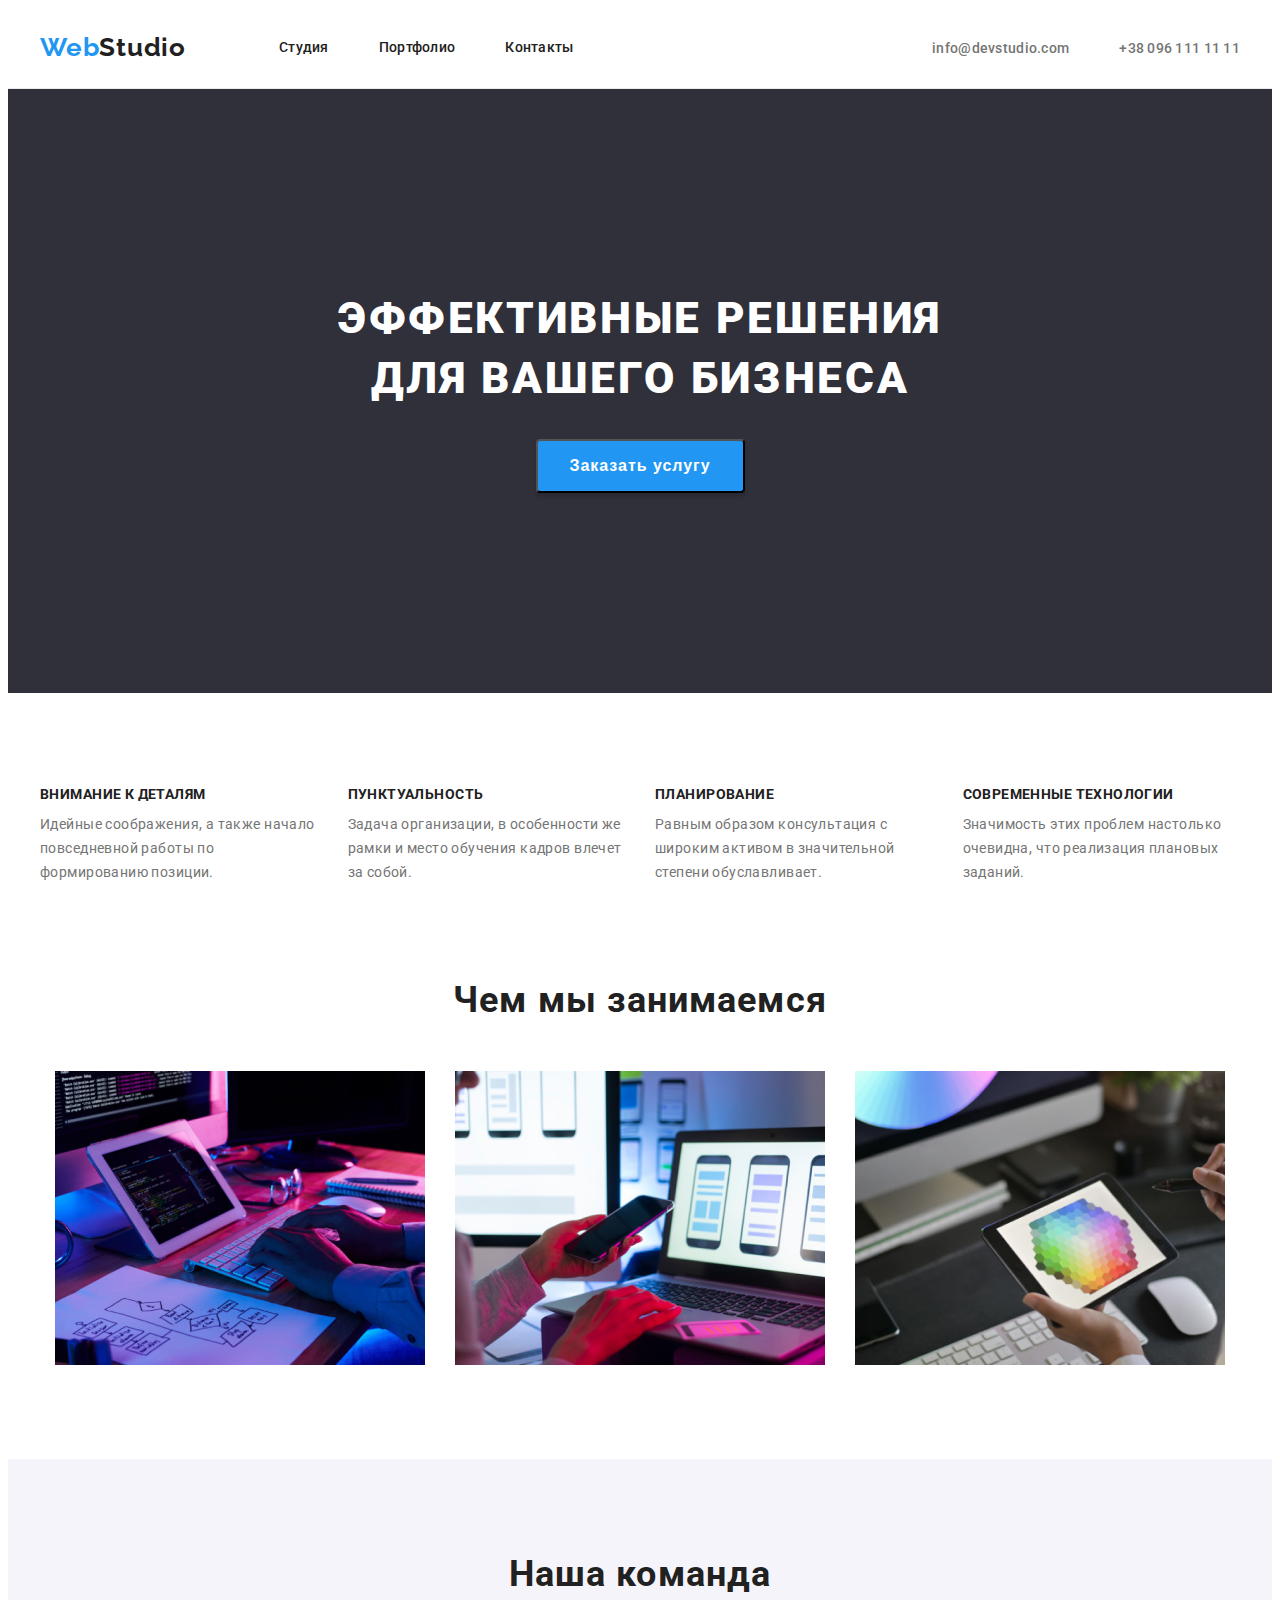
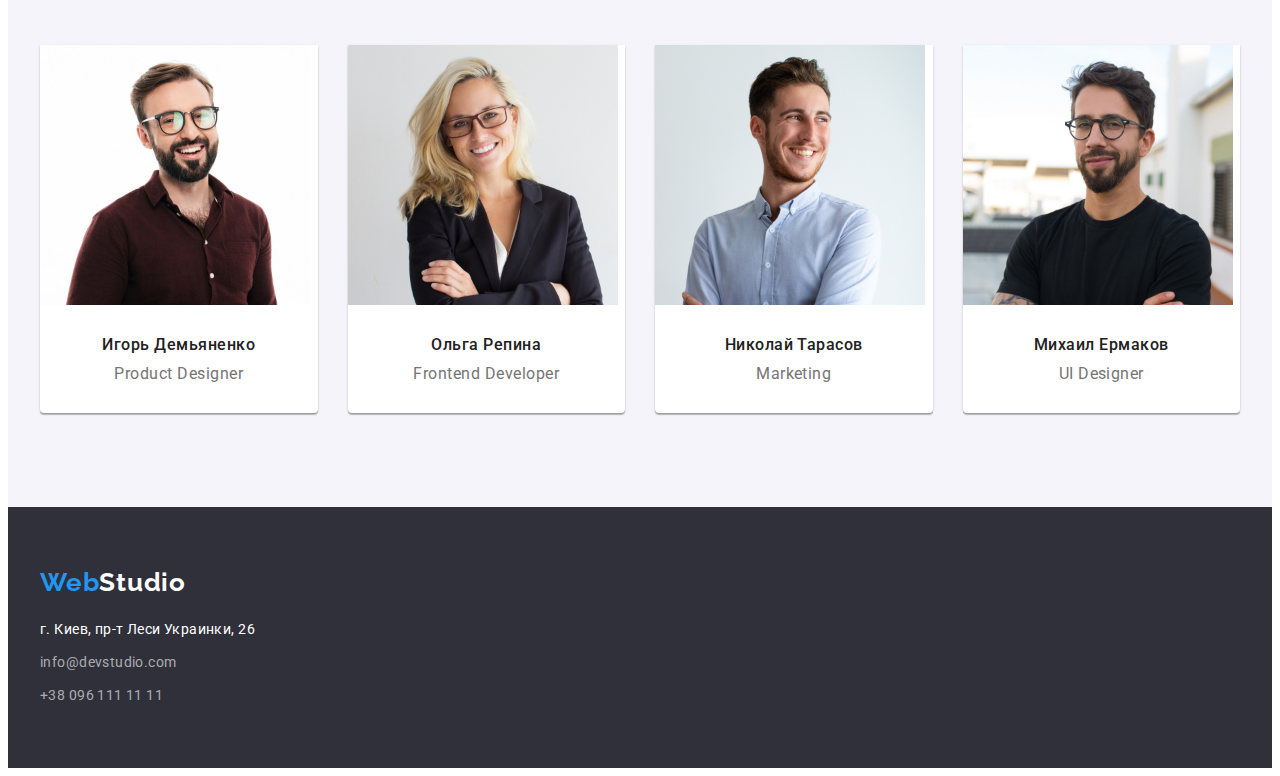
<file: index.html>
<!DOCTYPE html>
<html lang="ru">
  <head>
    <meta charset="UTF-8" />
    <meta http-equiv="X-UA-Compatible" content="IE=edge" />
    <meta name="viewport" content="width=device-width, initial-scale=1.0" />
    <title>Web Studio</title>
    <link rel="preconnect" href="https://fonts.googleapis.com" />
    <link rel="preconnect" href="https://fonts.gstatic.com" crossorigin />
    <link rel="preconnect" href="https://fonts.googleapis.com" />
    <link rel="preconnect" href="https://fonts.gstatic.com" crossorigin />
    <link
      href="https://fonts.googleapis.com/css2?family=Raleway:wght@700&family=Roboto:wght@400;500;700;900&display=swap"
      rel="stylesheet"
    />
    <link
      rel="stylesheet"
      href="https://cdnjs.cloudflare.com/ajax/libs/modern-normalize/1.1.0/modern-normalize.min.css"
      integrity="sha512-wpPYUAdjBVSE4KJnH1VR1HeZfpl1ub8YT/NKx4PuQ5NmX2tKuGu6U/JRp5y+Y8XG2tV+wKQpNHVUX03MfMFn9Q=="
      crossorigin="anonymous"
      referrerpolicy="no-referrer"
    />
    <link rel="stylesheet" href="./css/styles.css" />
  </head>
  <body>
    <!-- Верхняя линия -->
    <header class="header">
      <div class="container header-container">
        <nav class="navigation">
          <a href="./index.html" lang="en" class="logo link"
            >Web<span class="logo-dark">Studio</span>
          </a>

          <ul class="menu">
            <li class="menu-item">
              <a href="./index.html" class="menu-link link">Студия</a>
            </li>
            <li class="menu-item">
              <a href="./portfolio.html" class="menu-link link">Портфолио</a>
            </li>
            <li class="menu-item">
              <a href="" class="menu-link link">Контакты</a>
            </li>
          </ul>
        </nav>
        <ul class="contact-list">
          <li class="contact-item">
            <a href="mailto:info@devstudio.com" class="mail-header link"
              >info@devstudio.com</a
            >
          </li>
          <li class="contact-item">
            <a href="tel:+380961111111" class="phone-number-header link"
              >+38 096 111 11 11</a
            >
          </li>
        </ul>
      </div>
    </header>

    <!-- Шапка -->

    <main class="studio-main">
      <section class="hero">
        <div class="container">
          <h1 class="hero-tite">Эффективные решения для вашего бизнеса</h1>

          <button type="button" class="hero-button">Заказать услугу</button>
        </div>
      </section>

      <!-- Особенности -->
      <section class="section">
        <div class="container">
          <h2 class="visually-hidden">Наши особенности</h2>
          <ul class="specialization-list">
            <li class="specialization-item">
              <h3 class="specialization-title">Внимание к деталям</h3>
              <p class="specialization-text">
                Идейные соображения, а также начало повседневной работы по
                формированию позиции.
              </p>
            </li>
            <li class="specialization-item">
              <h3 class="specialization-title">Пунктуальность</h3>
              <p class="specialization-text">
                Задача организации, в особенности же рамки и место обучения
                кадров влечет за собой.
              </p>
            </li>
            <li class="specialization-item">
              <h3 class="specialization-title">Планирование</h3>
              <p class="specialization-text">
                Равным образом консультация с широким активом в значительной
                степени обуславливает.
              </p>
            </li>
            <li class="specialization-item">
              <h3 class="specialization-title">Современные технологии</h3>
              <p class="specialization-text">
                Значимость этих проблем настолько очевидна, что реализация
                плановых заданий.
              </p>
            </li>
          </ul>
        </div>
      </section>
      <!-- Чем мы занимаемся -->
      <section class="our-work section">
        <div class="container">
          <h2 class="our-work-title title">Чем мы занимаемся</h2>
          <ul class="our-work-list">
            <li class="our-work-item">
              <img
                src="./images/page-proofs.jpg"
                alt="Верстка"
                width="370"
                height="294"
              />
            </li>
            <li class="our-work-item">
              <img
                src="./images/design.jpg"
                alt="Дизайн"
                width="370"
                height="294"
              />
            </li>
            <li class="our-work-item">
              <img
                src="./images/external-design.jpg"
                alt="Внешний дизайн"
                width="370"
                height="294"
              />
            </li>
          </ul>
        </div>
      </section>

      <!-- Наша команда -->
      <section class="our-team section">
        <div class="container">
          <h2 class="our-team-title title">Наша команда</h2>
          <ul class="our-team-list">
            <li class="our-team-item">
              <img
                src="./images/team/photo1.jpg"
                alt="Игорь Демьяненко"
                width="270"
                height="260"
              />
              <div class="our-team-card">
                <h3 class="our-team-name">Игорь Демьяненко</h3>
                <p lang="en" class="our-team-text">Product Designer</p>
              </div>
            </li>

            <li class="our-team-item">
              <img
                src="./images/team/photo2.jpg"
                alt="Ольга Репина"
                width="270"
                height="260"
              />
              <div class="our-team-card">
                <h3 class="our-team-name">Ольга Репина</h3>
                <p lang="en" class="our-team-text">Frontend Developer</p>
              </div>
            </li>

            <li class="our-team-item">
              <img
                src="./images/team/photo3.jpg"
                alt="Николай Тарасов"
                width="270"
                height="260"
              />
              <div class="our-team-card">
                <h3 class="our-team-name">Николай Тарасов</h3>
                <p lang="en" class="our-team-text">Marketing</p>
              </div>
            </li>

            <li class="our-team-item">
              <img
                src="./images/team/photo4.jpg"
                alt="Михаил Ермаков"
                width="270"
                height="260"
              />
              <div class="our-team-card">
                <h3 class="our-team-name">Михаил Ермаков</h3>
                <p lang="en" class="our-team-text">UI Designer</p>
              </div>
            </li>
          </ul>
        </div>
      </section>
    </main>
    <!-- Подвал -->
    <footer class="footer">
      <div class="container container-footer">
        <a href="/" lang="en" class="logo-footer link"
          >Web<span class="logo-light">Studio</span></a>

      <address class="address">
          <ul class="contact-list-footer">
            <li class="contact-list-footer-item">
              <a
                href="https://goo.gl/maps/c3DatfC8NeGpE9Bo7"
                target="_blank"
                rel="noopener noreferrer"
                class="contact-link link"
                >г. Киев, пр-т Леси Украинки, 26</a
              >
            </li>
            <li class="contact-footer">
              <a href="mailto:info@devstudio.com" class="mail-footer link"
                >info@devstudio.com</a
              >
            </li>
            <li class="contact-footer">
              <a href="tel:+380961111111" class="phone-number-footer link"
                >+38 096 111 11 11</a
              >
            </li>
          </ul>
        </div>
      </address>
    </footer>
  </body>
</html>
</file>
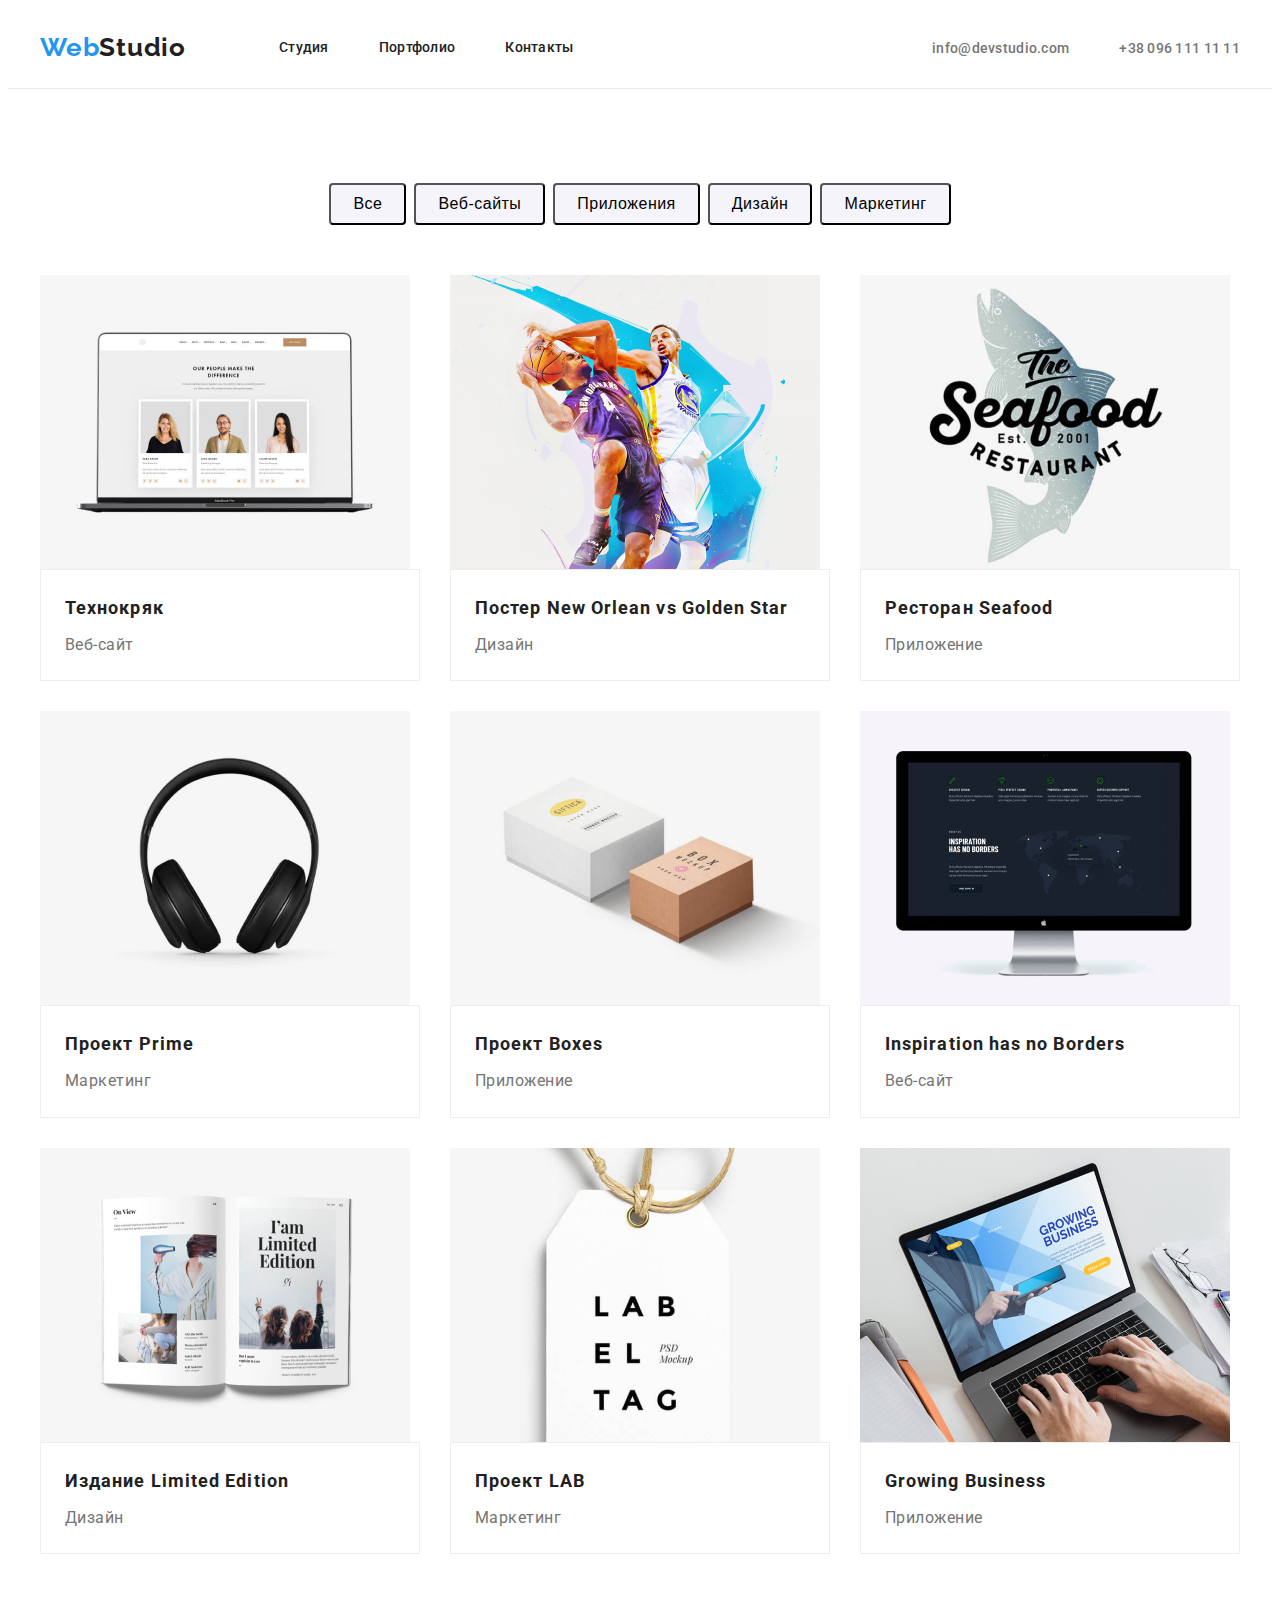
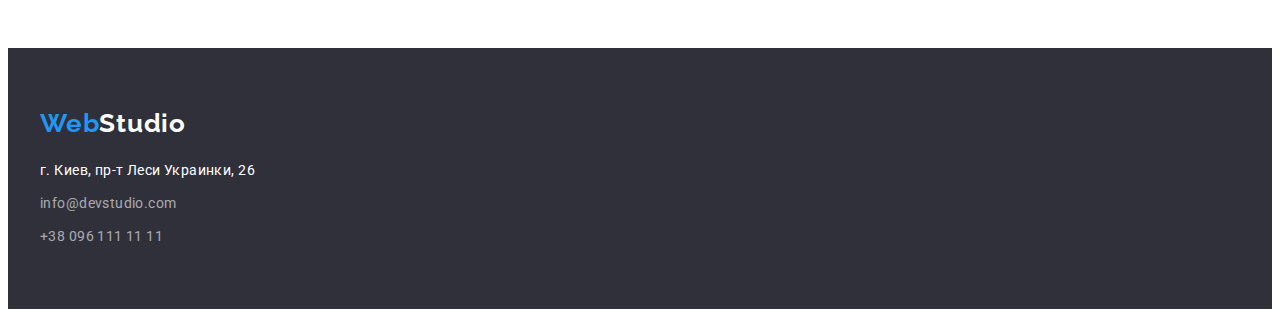
<file: portfolio.html>
<!DOCTYPE html>
<html lang="ru">
  <head>
    <meta charset="UTF-8" />
    <meta http-equiv="X-UA-Compatible" content="IE=edge" />
    <meta name="viewport" content="width=device-width, initial-scale=1.0" />
    <title>Web Studio</title>
    <link rel="preconnect" href="https://fonts.googleapis.com" />
    <link rel="preconnect" href="https://fonts.gstatic.com" crossorigin />
    <link rel="preconnect" href="https://fonts.googleapis.com" />
    <link rel="preconnect" href="https://fonts.gstatic.com" crossorigin />
    <link
      href="https://fonts.googleapis.com/css2?family=Raleway:wght@700&family=Roboto:wght@400;500;700;900&display=swap"
      rel="stylesheet"
    />
    <link
      rel="stylesheet"
      href="https://cdnjs.cloudflare.com/ajax/libs/modern-normalize/1.1.0/modern-normalize.min.css"
      integrity="sha512-wpPYUAdjBVSE4KJnH1VR1HeZfpl1ub8YT/NKx4PuQ5NmX2tKuGu6U/JRp5y+Y8XG2tV+wKQpNHVUX03MfMFn9Q=="
      crossorigin="anonymous"
      referrerpolicy="no-referrer"
    />
    <link rel="stylesheet" href="./css/styles.css" />
  </head>
  <body>
    <!-- Верхняя линия -->
    <header class="header">
      <div class="container header-container">
        <nav class="navigation">
          <a href="./index.html" lang="en" class="logo link"
            >Web<span class="logo-dark">Studio</span>
          </a>

          <ul class="menu">
            <li class="menu-item">
              <a href="./index.html" class="menu-link link">Студия</a>
            </li>
            <li class="menu-item">
              <a href="./portfolio.html" class="menu-link link">Портфолио</a>
            </li>
            <li class="menu-item">
              <a href="" class="menu-link link">Контакты</a>
            </li>
          </ul>
        </nav>
        <ul class="contact-list">
          <li class="contact-item">
            <a href="mailto:info@devstudio.com" class="mail-header link"
              >info@devstudio.com</a
            >
          </li>
          <li class="contact-item">
            <a href="tel:+380961111111" class="phone-number-header link"
              >+38 096 111 11 11</a
            >
          </li>
        </ul>
      </div>
    </header>
    <!-- Портфолио -->
    <main>
      <section class="section">
        <div class="container">
          <h1 class="visually-hidden">Портфолио</h1>
          <ul class="filter-list">
            <li class="filter-item">
              <button type="button" class="filter-button">Все</button>
            </li>
            <li class="filter-item">
              <button type="button" class="filter-button">Веб-сайты</button>
            </li>
            <li class="filter-item">
              <button type="button" class="filter-button">Приложения</button>
            </li>
            <li class="filter-item">
              <button type="button" class="filter-button">Дизайн</button>
            </li>
            <li class="filter-item">
              <button type="button" class="filter-button">Маркетинг</button>
            </li>
          </ul>
        </div>
        <div class="container">
          <ul class="portfolio-list">
            <li class="portfolio-item">
              <a class="portfolio-link link">
                <img
                  src="./images/portfolio/img-1.jpg"
                  alt="Веб-сайт"
                  width="370"
                  height="294"
                />
                <div class="portfolio-card">
                  <h2 class="portfolio-title">Технокряк</h2>
                  <p class="portfolio-text">Веб-сайт</p>
                </div>
              </a>
            </li>
            <li class="portfolio-item">
              <a class="portfolio-link link">
                <img
                  src="./images/portfolio/img-2.jpg"
                  alt="Два баскетболиста"
                  width="370"
                  height="294"
                />
                <div class="portfolio-card">
                  <h2 class="portfolio-title">Постер New Orlean vs Golden Star</h2>
                  <p class="portfolio-text">Дизайн</p>
                </div>
              </a>
            </li>
            <li class="portfolio-item">
              <a class="portfolio-link link">
                <img
                  src="./images/portfolio/img-3.jpg"
                  alt="Логотип ресторана"
                  width="370"
                  height="294"
                />
                <div class="portfolio-card">
                  <h2 class="portfolio-title">Ресторан Seafood</h2>
                  <p class="portfolio-text">Приложение</p>
                </div>
              </a>
            </li>
            <li class="portfolio-item">
              <a class="portfolio-link link">
                <img
                  src="./images/portfolio/img-4.jpg"
                  alt="Наушники"
                  width="370"
                  height="294"
                />
                <div class="portfolio-card">
                  <h2 class="portfolio-title">Проект Prime</h2>
                  <p class="portfolio-text">Маркетинг</p>
                </div>
              </a>
            </li>
            <li class="portfolio-item">
              <a class="portfolio-link link">
                <img
                  src="./images/portfolio/img-5.jpg"
                  alt="Две коробки"
                  width="370"
                  height="294"
                />
                <div class="portfolio-card">
                  <h2 class="portfolio-title">Проект Boxes</h2>
                  <p class="portfolio-text">Приложение</p>
                </div>
              </a>
            </li>
            <li class="portfolio-item">
              <a class="portfolio-link link">
                <img
                  src="./images/portfolio/img-6.jpg"
                  alt="Монитор с веб-сайтом"
                  width="370"
                  height="294"
                />
                <div class="portfolio-card">
                  <h2 class="portfolio-title">Inspiration has no Borders</h2>
                  <p class="portfolio-text">Веб-сайт</p>
                </div>
              </a>
            </li>
            <li class="portfolio-item">
              <a class="portfolio-link link">
                <img
                  src="./images/portfolio/img-7.jpg"
                  alt="Журнал"
                  width="370"
                  height="294"
                />
                <div class="portfolio-card">
                  <h2 class="portfolio-title">Издание Limited Edition</h2>
                  <p class="portfolio-text">Дизайн</p>
                </div>
              </a>
            </li>
            <li class="portfolio-item">
              <a class="portfolio-link link">
                <img
                  src="./images/portfolio/img-8.jpg"
                  alt="Бирка"
                  width="370"
                  height="294"
                />
                <div class="portfolio-card">
                  <h2 class="portfolio-title">Проект LAB</h2>
                  <p class="portfolio-text">Маркетинг</p>
                </div>
              </a>
            </li>
            <li class="portfolio-item">
              <a class="portfolio-link link">
                <img
                  src="./images/portfolio/img-9.jpg"
                  alt="Работа за ноутбуком"
                  width="370"
                  height="294"
                />
                <div class="portfolio-card">
                  <h2 class="portfolio-title">Growing Business</h2>
                  <p class="portfolio-text">Приложение</p>
                </div>
              </a>
            </li>
          </ul>
        </div>
      </section>
    </main>
    <!-- Подвал -->
    <footer class="footer">
      <div class="container container-footer">
        <a href="/" lang="en" class="logo-footer link"
          >Web<span class="logo-light">Studio</span></a>
      
      <address class="address">
          <ul class="contact-list-footer">
            <li class="contact-list-footer-item">
              <a
                href="https://goo.gl/maps/c3DatfC8NeGpE9Bo7"
                target="_blank"
                rel="noopener noreferrer"
                class="contact-link link"
                >г. Киев, пр-т Леси Украинки, 26</a
              >
            </li>
            <li class="contact-footer">
              <a href="mailto:info@devstudio.com" class="mail-footer link"
                >info@devstudio.com</a
              >
            </li>
            <li class="contact-footer">
              <a href="tel:+380961111111" class="phone-number-footer link"
                >+38 096 111 11 11</a
              >
            </li>
          </ul>
        </div>
      </address>
    </footer>
  </body>
</html>
</file>
<file: css/styles.css>
:root {
    --primery-text-color: #212121;
    --title-text-color: #212121;
    --text-color: #757575;
    --accent-color: #2196F3;
    --primary-background-color: #FFFFFF;
    --hero-background: #2F303A;
    --rgba-footer: rgba(255, 255, 255, 0.6);
    --portfolio-color-button: #F5F4FA;
}

body {
    font-family: Roboto, sans-serif;
    color: var(--primery-text-color);
    background-color: var(--primary-background-color);
}
h1, h2, h3, p {
    margin-top: 0;
    margin-bottom: 0;
}

ul, ol {
    margin: 0;
    padding: 0;
    list-style: none;
}

img {
    display: block;
}

.link {
    text-decoration: none;
}

.container {
    width: 1200px;
    margin-left: auto;
    margin-right: auto;
    padding-left: 15px;
    padding-right: 15px;
}

.title {
    font-weight: 700;
    font-size: 36px;
    line-height: 1.17;
    text-align: center;
    letter-spacing: 0.03em;
    margin-bottom: 50px;
}

.section {
    padding-top: 94px;
    padding-bottom: 94px;
}

.visually-hidden {
    position: absolute;
    width: 1px;
    height: 1px;
    margin: -1px;
    border: 0;
    padding: 0;
    white-space: nowrap;
    clip-path: inset(100%);
    clip: rect(0 0 0 0);
    overflow: hidden;
}

/*======================LOGO=====================*/

.logo {
    font-family: 'Raleway';
    font-weight: 700;
    font-size: 26px;
    line-height: 1.2;
    letter-spacing: 0.03em;

    color: var(--accent-color);
    margin-right: 93px;
}

.logo-dark {
    color: var(--primery-text-color);
}

.logo-light {
    color: var(--primary-background-color);
}
    /*======================HEADER=====================*/
.header {
    border-bottom: 1px solid #ECECEC;
}
.header-container {
    display: flex;
    align-items: center; 
    padding-top: 24px;
    padding-bottom: 25px;
}

.navigation {
    display: flex;
    align-items: center;
}

/*MENU*/

.menu {
    display: flex;
    padding: 0;
}

.contact-list {
    display: flex;
    padding: 0;
    margin-left: auto;
}

.contact-item:not(:last-child) {
    margin-right: 50px;
}

.menu-item {
    font-weight: 500;
    font-size: 14px;
    line-height: 1.14;
    letter-spacing: 0.02em;
}

.menu-item:not(:last-child) {
    margin-right: 50px;
}

.menu-link:hover,
.menu-link:focus {
    color: var(--accent-color)
}

.menu-link {
    color: var(--primery-text-color)
}

.mail-header {
    font-weight: 500;
    font-size: 14px;
    line-height: 1.14;
    letter-spacing: 0.02em;

    color: var(--text-color);

}

.mail-header:hover,
.mail-header:focus {
    color: var(--accent-color)
}

.phone-number-header {
    font-weight: 500;
    font-size: 14px;
    line-height: 1.14;
    letter-spacing: 0.02em;

    color: var(--text-color);
}

.phone-number-header:hover,
.phone-number-header:focus {
    color: var(--accent-color);

}

/*======================HERO=====================*/

.hero {
    background: var(--hero-background);
    text-align: center;
    padding-top: 200px;
    padding-bottom: 200px;
}

/*TITLE*/

.hero-tite {
    width: 696px;
    font-weight: 900;
    font-size: 44px;
    line-height: 1.36;
    text-align: center;
    letter-spacing: 0.06em;
    text-transform: uppercase;

    color: var(--primary-background-color);
    margin: auto;
}

/*BUTTON*/

.hero-button {
    min-width: 200px;
    font-weight: 700;
    font-size: 16px;
    line-height: 1.9;
    letter-spacing: 0.06em;

    color: var(--primary-background-color);
    background: var(--accent-color);
    box-shadow: 0px 4px 4px rgba(0, 0, 0, 0.15);
    border-radius: 4px;

    cursor: pointer;
    margin-top: 30px;
    padding: 10px 32px;
    
}

.hero-button:hover,
.hero-button:focus {
    font-weight: 700;
    font-size: 16px;
    line-height: 1.9;
    letter-spacing: 0.06em;

    color: var(--primary-background-color);
    background: #188CE8;
    box-shadow: 0px 4px 4px rgba(0, 0, 0, 0.15);
    border-radius: 4px;

}

/*======================SPECIALIZATION=====================*/
.specialization-item {
    flex-basis: calc((100% - 90px) / 4);
}
.specialization-list {
    display: flex;
    
}
.specialization-item:not(:last-child) {
    margin-right: 30px;
}
.specialization-title {
    font-weight: 700;
    font-size: 14px;
    line-height: 1.14;
    letter-spacing: 0.03em;
    text-transform: uppercase;
    margin-bottom: 10px;
}
.specialization-text {
    font-size: 14px;
    line-height: 1.7;
    letter-spacing: 0.03em;

    color: var(--text-color);
}

/*======================OUR WORK=====================*/
.our-work-item {
    flex-basis: calc((100% - 90px) / 3);
}
.our-work {
    padding-top: 0;
}
.our-work-list {
    display: flex;
    justify-content: center;
    
}
.our-work-item:not(:last-child) {
    margin-right: 30px;
}

/*======================OUR TEAM=====================*/

.our-team-list {
    display: flex;
    justify-content: center;
}
.our-team-card {
    padding-top: 30px;
    padding-bottom: 30px;
}
.our-team-item:not(:last-child) {
    margin-right: 30px;
}
.our-team {
    background-color: var(--portfolio-color-button);
}

.our-team-item {
    background: var(--primary-background-color);
    flex-basis: calc((100% - 90px) / 4);
    box-shadow: 0px 1px 3px rgba(0, 0, 0, 0.12), 0px 1px 1px rgba(0, 0, 0, 0.14), 0px 2px 1px rgba(0, 0, 0, 0.2);
    border-radius: 0px 0px 4px 4px;
}

.our-team-name {
    font-weight: 500;
    font-size: 16px;
    line-height: 1.2;
    letter-spacing: 0.03em;
    text-align: center;
    margin-bottom: 10px;
}

.our-team-text {
    font-size: 16px;
    line-height: 1.2;
    letter-spacing: 0.03em;
    text-align: center;

    color: var(--text-color);
}

/*======================FOOTER=====================*/
.footer {
    padding-top: 60px;
    padding-bottom: 60px;
}
.logo-footer {
    font-family: 'Raleway';
    font-weight: 700;
    font-size: 26px;
    line-height: 1.2;
    letter-spacing: 0.03em;

    color: var(--accent-color);
}
.address {
    font-style: normal;
    font-weight: 400;
    font-size: 14px;
    line-height: 1.7;
    letter-spacing: 0.03em;
    margin-top: 20px;
}
.contact-list-footer-item:not(:last-child) {
    margin-bottom: 9px;
}
.contact-footer:not(:last-child) {
    margin-bottom: 9px;
}
.contact-link {
    color: var(--primary-background-color);
}

.contact-link:hover,
.contact-link:focus {
    color: var(--accent-color)
}

/*MAIL*/

.mail-footer,
.phone-number-footer {
    color: var(--rgba-footer);
}

.phone-number-footer:hover,
.phone-number-footer:focus,
.mail-footer:hover,
.mail-footer:focus {
    color: var(--accent-color)
}

/*======================BACKGROUND=====================*/
.footer {
    background: var(--hero-background);
}

.header {
    background: var(--primary-background-color);
}

.our-team-item {
    background: var(--primary-background-color);
}

.portfolio-item {
    background: var(--primary-background-color);
}

/*======================PORTFOLIO PAGE=====================*/
.filter-list {
    display: flex;
    justify-content: center;
    margin-bottom: 50px;
}
.filter-item:not(:last-child) {
    margin-right: 8px; 
}
.filter-item {
    text-align: center;
}
.filter-button {
    padding: 6px 22px;
}

.filter-button {
    font-weight: 500;
    font-size: 16px;
    line-height: 1.6;
    text-align: center;
    letter-spacing: 0.03em;

    background: var(--portfolio-color-button);
    border-radius: 4px;
    cursor: pointer;
    padding: 6px 22px;
}

.filter-button:hover,
.filter-button:focus {
    background: var(--accent-color);
    color: var(--primary-background-color);
    box-shadow: 0px 3px 1px rgba(0, 0, 0, 0.1), 0px 1px 2px rgba(0, 0, 0, 0.08), 0px 2px 2px rgba(0, 0, 0, 0.12);
    border-radius: 4px;
}

 .container-portfolio {
    display: flex;
    flex-wrap: wrap;
    padding: 0;
}

.portfolio-list {
    display: flex;
    flex-wrap: wrap;
    padding: 0;
}
.portfolio-item {
    flex-basis: calc((100% - 60px) / 3);
}

.portfolio-item:not(:nth-child(3n)) {
    margin-right: 30px;
    
}

.portfolio-item:not(:nth-last-child(-n+3)) {
    margin-bottom: 30px;
}

.portfolio-item {
    background: var(--primary-background-color);
}

.portfolio-title {
    font-weight: 700;
    font-size: 18px;
    line-height: 2;
    letter-spacing: 0.06em;
    text-align: left;
}

.portfolio-text {
    font-size: 16px;
    line-height: 1.9;
    letter-spacing: 0.03em;

    color: var(--text-color);
    text-align: left;
    margin-top: 4px;
}

.portfolio-card {
    padding-left: 24px;
    padding-right: 24px;
    padding-top: 20px;
    padding-bottom: 20px;
    background: var(--primary-background-color);
    border: 1px solid #EEEEEE
}
</file>
